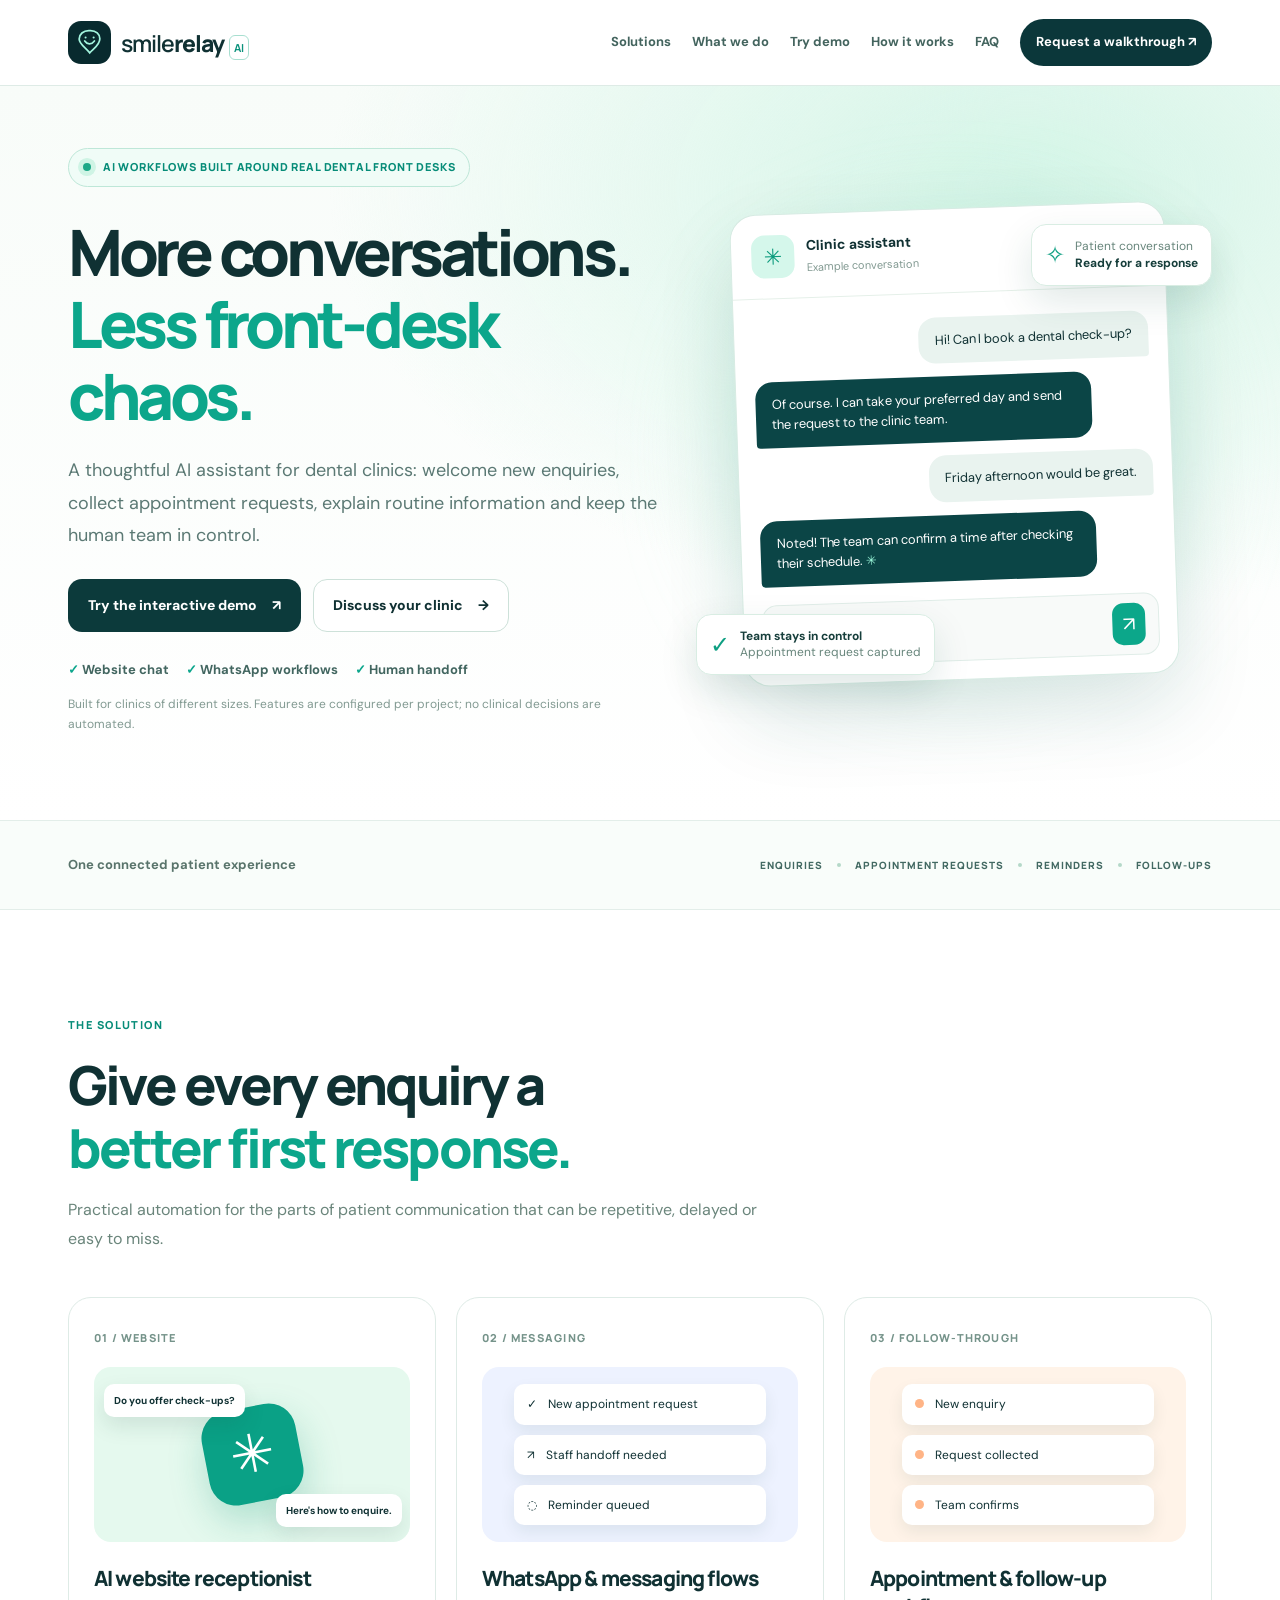
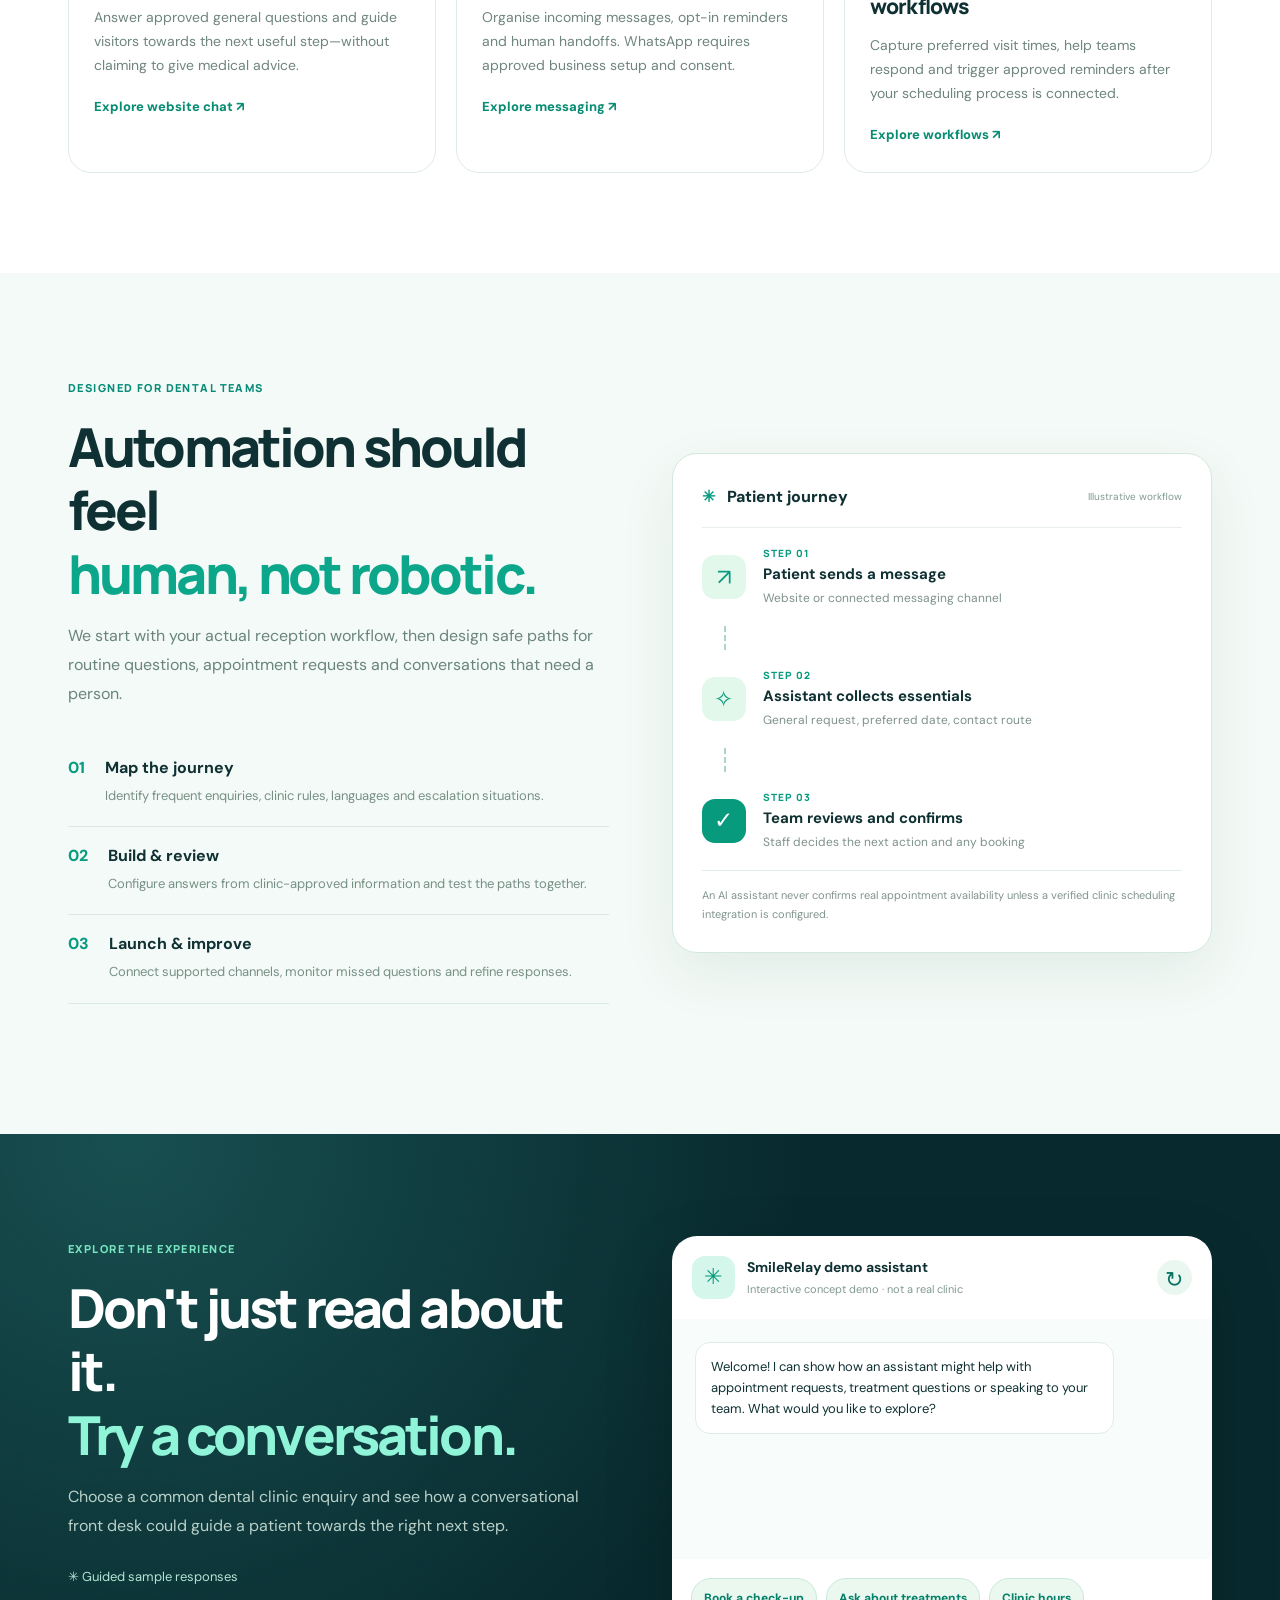
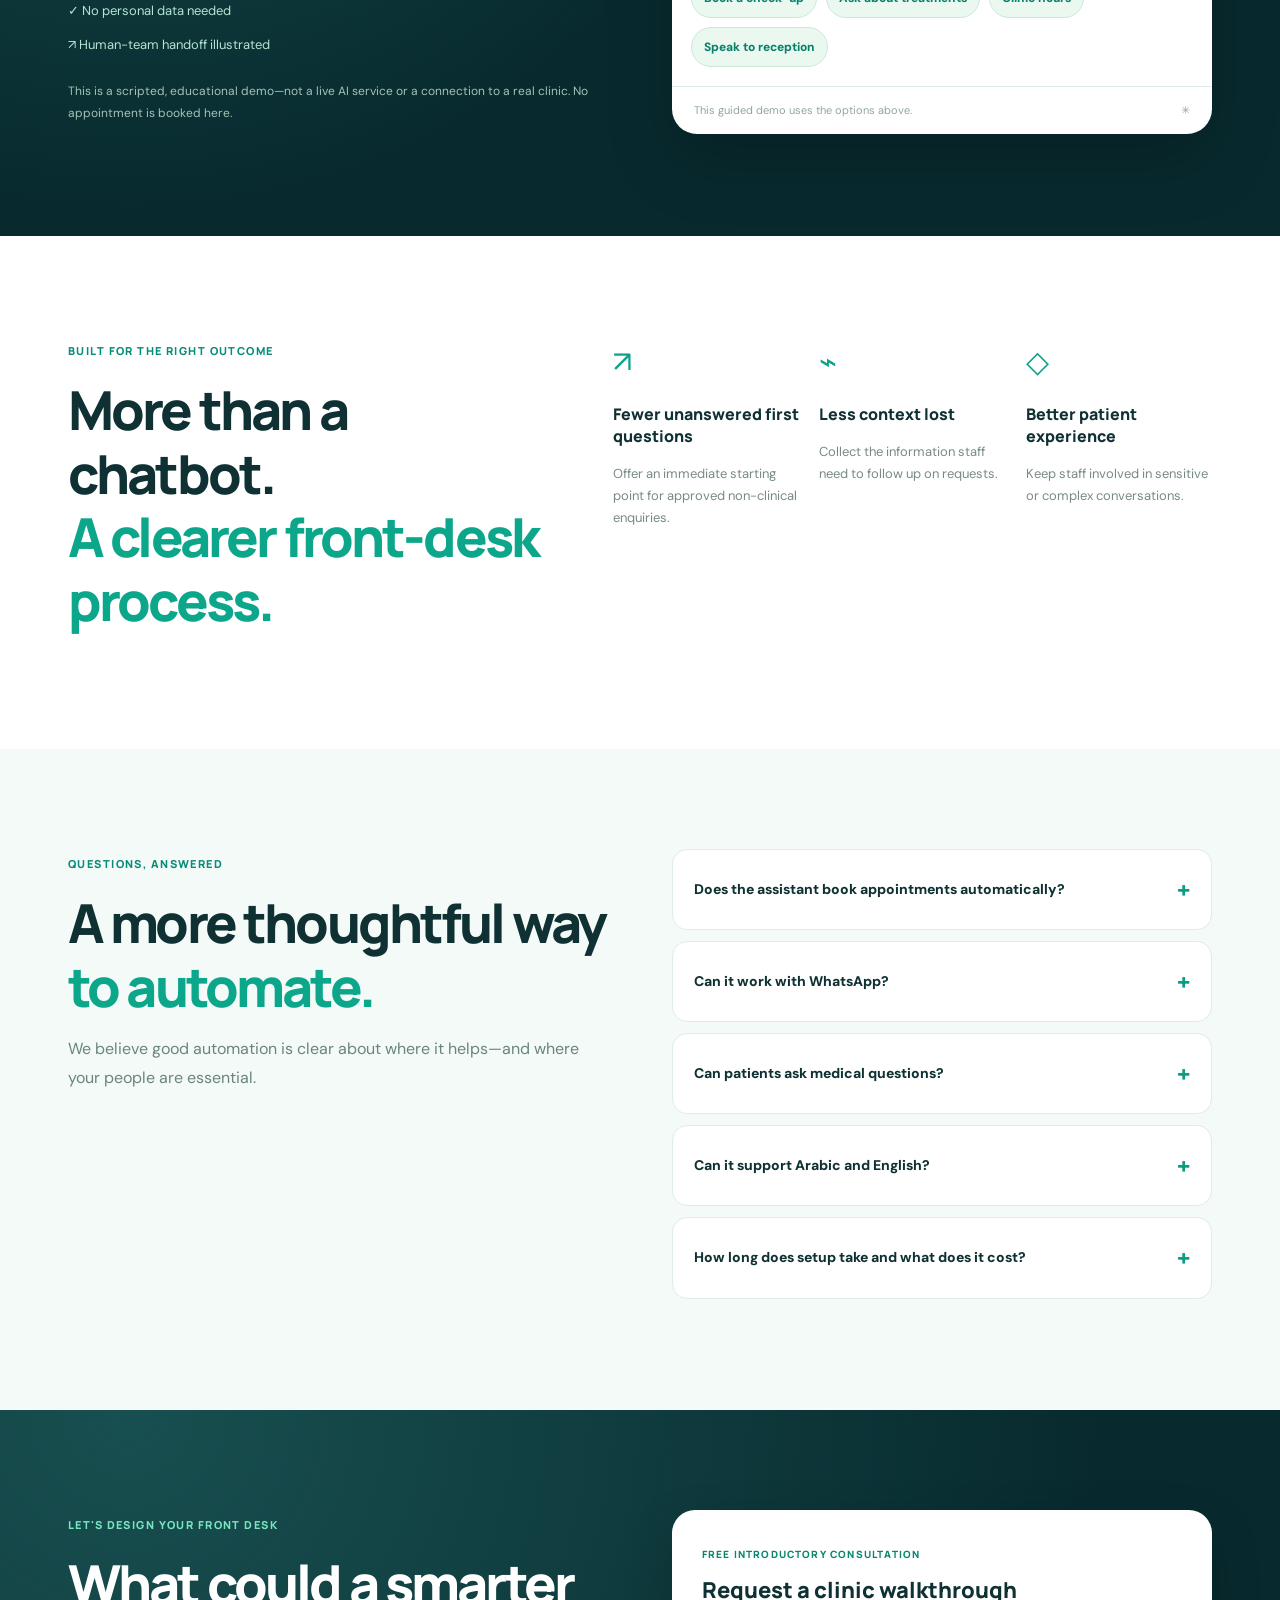
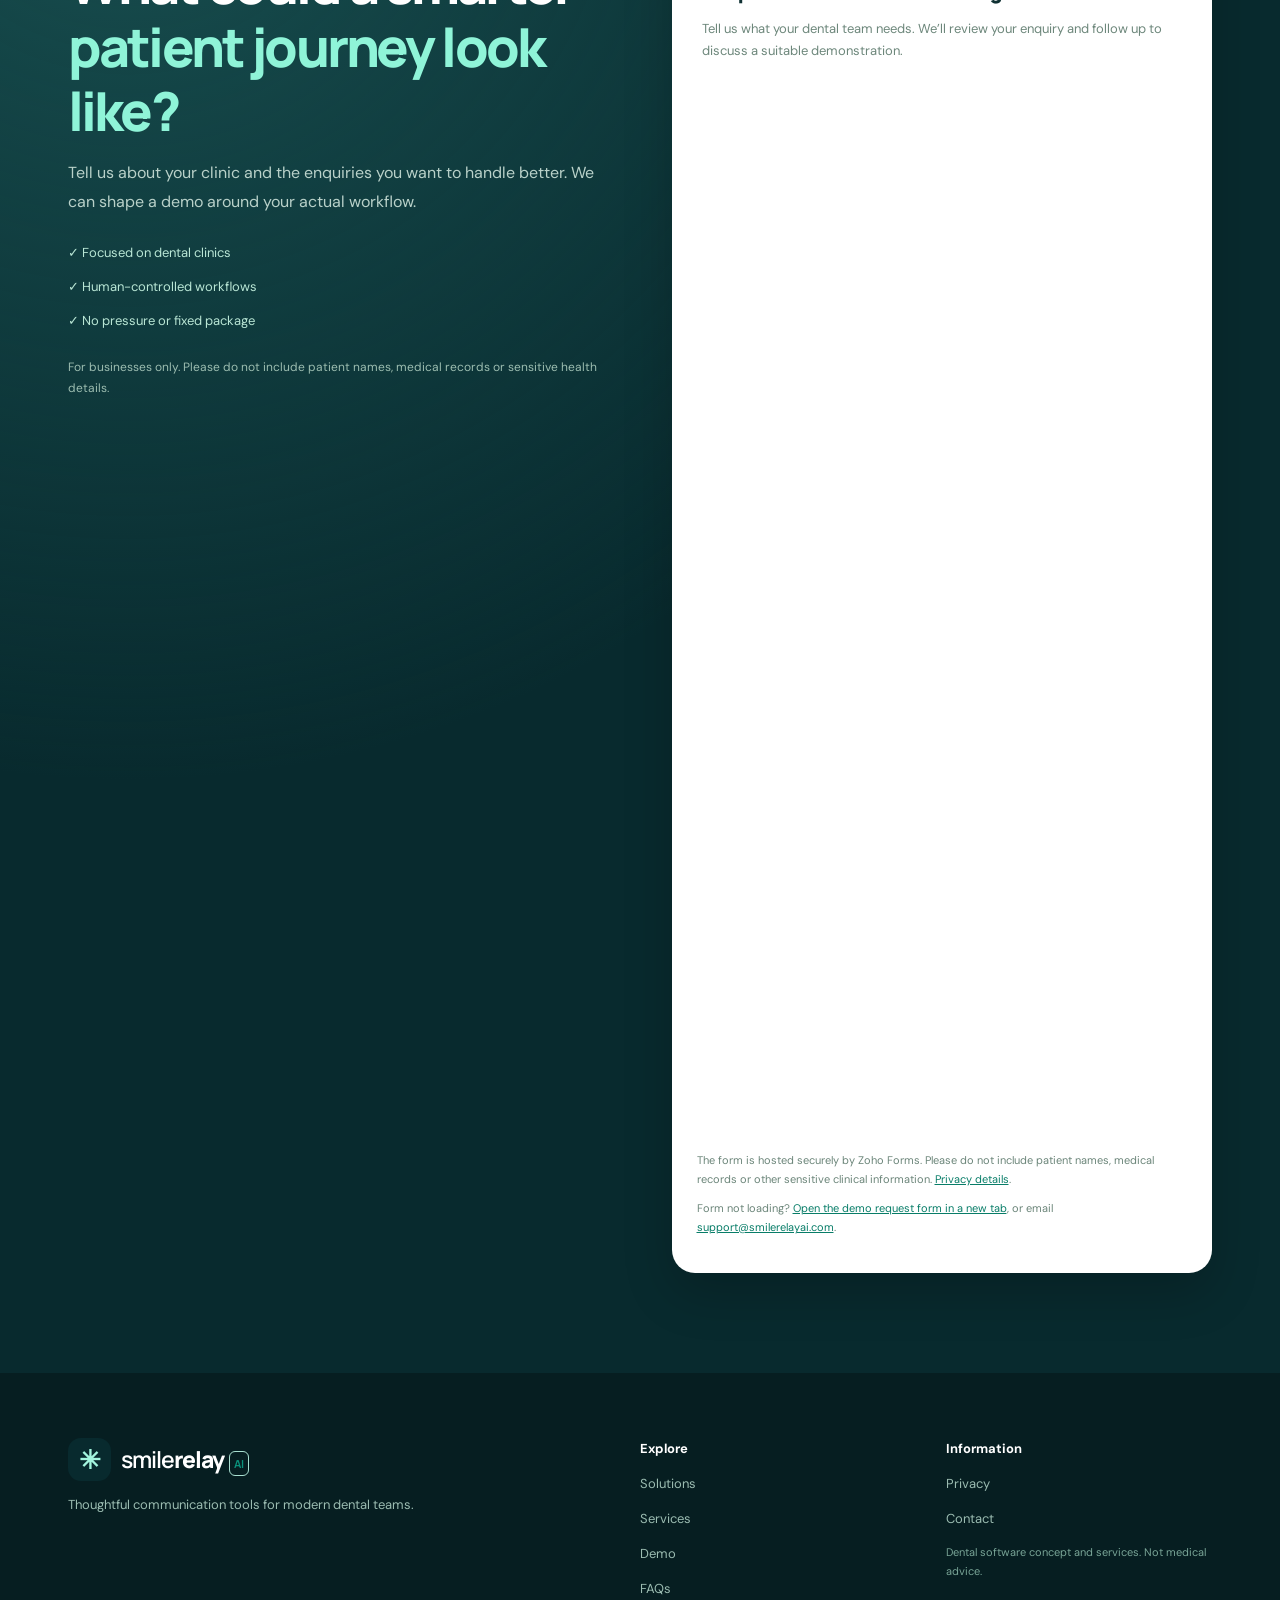
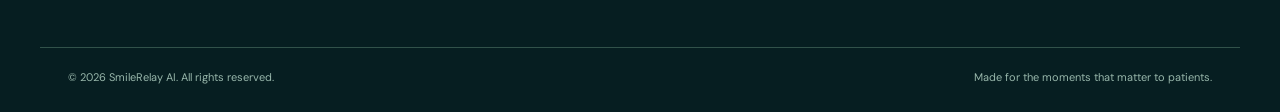
<file: smilerelay/index.html>
<!doctype html>
<html lang="en">
<head>
  <meta charset="utf-8">
  <meta name="viewport" content="width=device-width, initial-scale=1">
  <meta name="theme-color" content="#0a292e">
  <meta name="robots" content="noindex,nofollow">
  <title>SmileRelay AI | AI Receptionist & Patient Communication for Dental Clinics</title>
  <meta name="description" content="SmileRelay AI helps dental clinics handle enquiries, appointment requests, patient reminders, and follow-ups through practical AI-assisted workflows. Explore an interactive demo.">
  <link rel="canonical" href="https://smilerelayai.com/">
  <meta property="og:type" content="website">
  <meta property="og:title" content="SmileRelay AI — Your dental front desk, always ready to respond">
  <meta property="og:description" content="AI-assisted patient enquiries, appointment requests, WhatsApp workflows, and follow-ups for dental clinics.">
  <meta property="og:url" content="https://smilerelayai.com/">
  <link rel="icon" href="favicon.svg" type="image/svg+xml">
  <link rel="stylesheet" href="styles.css">
  <script defer src="script.js"></script>
</head>
<body>
  <a class="skip-link" href="#main">Skip to content</a>
  <header class="header" id="top">
    <div class="container nav">
      <a class="wordmark" href="./" aria-label="SmileRelay AI home"><span class="symbol" aria-hidden="true"><svg viewBox="0 0 44 44" fill="none"><path d="M9 17.5C9 11.7 14.3 7 21.1 7h2.2C30.1 7 35 11.5 35 17.2c0 8.1-8.1 12.5-12.8 17.8-3.5-5.5-13.2-10.8-13.2-17.5Z" stroke="currentColor" stroke-width="2.2"/><path d="M16 20c3.1 4.6 8.4 5.1 12.2 0" stroke="currentColor" stroke-width="2.2" stroke-linecap="round"/><circle cx="17.1" cy="15.8" r="1.3" fill="currentColor"/><circle cx="27.2" cy="15.8" r="1.3" fill="currentColor"/></svg></span><span>smile<span class="wordmark-bold">relay</span><b>AI</b></span></a>
      <button class="mobile-menu" aria-label="Toggle menu" aria-expanded="false" aria-controls="primary-nav"><span></span><span></span><span></span></button>
      <nav id="primary-nav" class="nav-links" aria-label="Main navigation">
        <a href="#solutions">Solutions</a><a href="services.html">What we do</a><a href="#experience">Try demo</a><a href="#process">How it works</a><a href="#faq">FAQ</a>
        <a class="nav-contact" href="#contact">Request a walkthrough <span aria-hidden="true">↗</span></a>
      </nav>
    </div>
  </header>
  <main id="main">
    <section class="hero">
      <div class="container hero-grid">
        <div class="hero-copy">
          <div class="eyebrow"><span class="live-dot"></span> AI workflows built around real dental front desks</div>
          <h1>More conversations.<br><em>Less front-desk chaos.</em></h1>
          <p class="hero-lead">A thoughtful AI assistant for dental clinics: welcome new enquiries, collect appointment requests, explain routine information and keep the human team in control.</p>
          <div class="hero-actions"><a class="button primary" href="#experience">Try the interactive demo <span aria-hidden="true">↗</span></a><a class="button secondary" href="#contact">Discuss your clinic <span aria-hidden="true">→</span></a></div>
          <div class="hero-points"><span><i aria-hidden="true">✓</i> Website chat</span><span><i aria-hidden="true">✓</i> WhatsApp workflows</span><span><i aria-hidden="true">✓</i> Human handoff</span></div>
          <p class="hero-note">Built for clinics of different sizes. Features are configured per project; no clinical decisions are automated.</p>
        </div>
        <div class="hero-visual" aria-label="Illustration of a patient messaging assistant and clinic workflow">
          <div class="hero-glow"></div>
          <div class="floating-label floating-label-top"><span class="tiny-icon">✧</span><span>Patient conversation<br><strong>Ready for a response</strong></span></div>
          <div class="hero-chat">
            <div class="hero-chat-top"><span class="small-avatar">✳</span><span><strong>Clinic assistant</strong><small>Example conversation</small></span><span class="chat-top-status">● Demo</span></div>
            <div class="hero-chat-conversation">
              <div class="msg patient">Hi! Can I book a dental check-up?</div>
              <div class="msg assistant">Of course. I can take your preferred day and send the request to the clinic team.</div>
              <div class="msg patient">Friday afternoon would be great.</div>
              <div class="msg assistant">Noted! The team can confirm a time after checking their schedule. <span class="sparkle">✳</span></div>
            </div>
            <div class="hero-compose"><span>Write a message...</span><span class="send-shape">↗</span></div>
          </div>
          <div class="floating-label floating-label-bottom"><span class="check-orb">✓</span><span><strong>Team stays in control</strong><br>Appointment request captured</span></div>
          <div class="hero-trail" aria-hidden="true"></div>
        </div>
      </div>
    </section>

    <section class="trust-strip" aria-label="Supported workflow categories"><div class="container trust-items"><p>One connected patient experience</p><div><span>ENQUIRIES</span><span class="strip-divider"></span><span>APPOINTMENT REQUESTS</span><span class="strip-divider"></span><span>REMINDERS</span><span class="strip-divider"></span><span>FOLLOW-UPS</span></div></div></section>

    <section class="section solutions" id="solutions">
      <div class="container">
        <div class="section-heading"><span class="kicker">THE SOLUTION</span><h2>Give every enquiry a<br><em>better first response.</em></h2><p>Practical automation for the parts of patient communication that can be repetitive, delayed or easy to miss.</p></div>
        <div class="service-grid">
          <article class="service-card accent-a"><span class="service-number">01 / WEBSITE</span><div class="service-visual"><div class="service-orb">✳</div><span class="mini-bubble one">Do you offer check-ups?</span><span class="mini-bubble two">Here's how to enquire.</span></div><h3>AI website receptionist</h3><p>Answer approved general questions and guide visitors towards the next useful step—without claiming to give medical advice.</p><a href="services.html#website">Explore website chat <span aria-hidden="true">↗</span></a></article>
          <article class="service-card accent-b"><span class="service-number">02 / MESSAGING</span><div class="service-visual"><div class="message-stack"><div>✓ <span>New appointment request</span></div><div>↗ <span>Staff handoff needed</span></div><div>◌ <span>Reminder queued</span></div></div></div><h3>WhatsApp & messaging flows</h3><p>Organise incoming messages, opt-in reminders and human handoffs. WhatsApp requires approved business setup and consent.</p><a href="services.html#whatsapp">Explore messaging <span aria-hidden="true">↗</span></a></article>
          <article class="service-card accent-c"><span class="service-number">03 / FOLLOW-THROUGH</span><div class="service-visual"><div class="timeline"><span><b></b> New enquiry</span><span><b></b> Request collected</span><span><b></b> Team confirms</span></div></div><h3>Appointment & follow-up workflows</h3><p>Capture preferred visit times, help teams respond and trigger approved reminders after your scheduling process is connected.</p><a href="services.html#appointments">Explore workflows <span aria-hidden="true">↗</span></a></article>
        </div>
      </div>
    </section>

    <section class="section flow-section" id="process"><div class="container flow-layout">
      <div class="flow-copy"><span class="kicker">DESIGNED FOR DENTAL TEAMS</span><h2>Automation should feel<br><em>human, not robotic.</em></h2><p>We start with your actual reception workflow, then design safe paths for routine questions, appointment requests and conversations that need a person.</p>
        <ul class="feature-list"><li><span>01</span><div><strong>Map the journey</strong><p>Identify frequent enquiries, clinic rules, languages and escalation situations.</p></div></li><li><span>02</span><div><strong>Build & review</strong><p>Configure answers from clinic-approved information and test the paths together.</p></div></li><li><span>03</span><div><strong>Launch & improve</strong><p>Connect supported channels, monitor missed questions and refine responses.</p></div></li></ul>
      </div>
      <div class="flow-board" aria-label="Illustrative workflow from patient message to clinic team">
        <div class="board-header"><span class="board-title"><span class="board-mark">✳</span> Patient journey</span><span class="board-tag">Illustrative workflow</span></div>
        <div class="journey-node"><span class="node-icon">↗</span><div><small>STEP 01</small><strong>Patient sends a message</strong><p>Website or connected messaging channel</p></div></div>
        <div class="node-line"></div><div class="journey-node"><span class="node-icon">✧</span><div><small>STEP 02</small><strong>Assistant collects essentials</strong><p>General request, preferred date, contact route</p></div></div>
        <div class="node-line"></div><div class="journey-node green"><span class="node-icon">✓</span><div><small>STEP 03</small><strong>Team reviews and confirms</strong><p>Staff decides the next action and any booking</p></div></div>
        <div class="board-footnote">An AI assistant never confirms real appointment availability unless a verified clinic scheduling integration is configured.</div>
      </div>
    </div></section>

    <section class="section demo-section" id="experience"><div class="container demo-layout">
      <div class="demo-copy"><span class="kicker light">EXPLORE THE EXPERIENCE</span><h2>Don't just read about it.<br><em>Try a conversation.</em></h2><p>Choose a common dental clinic enquiry and see how a conversational front desk could guide a patient towards the right next step.</p>
        <div class="demo-facts"><span>✳ Guided sample responses</span><span>✓ No personal data needed</span><span>↗ Human-team handoff illustrated</span></div>
        <p class="demo-disclaimer">This is a scripted, educational demo—not a live AI service or a connection to a real clinic. No appointment is booked here.</p>
      </div>
      <div class="interactive-chat" role="region" aria-label="Try SmileRelay AI chat demonstration">
        <div class="demo-chat-header"><span class="demo-bot-avatar">✳</span><div><strong>SmileRelay demo assistant</strong><small>Interactive concept demo · not a real clinic</small></div><button id="reset-chat" type="button" aria-label="Restart conversation" title="Restart demo">↻</button></div>
        <div class="demo-messages" id="demo-messages" aria-live="polite"><div class="demo-msg bot">Welcome! I can show how an assistant might help with appointment requests, treatment questions or speaking to your team. What would you like to explore?</div></div>
        <div class="quick-replies" id="quick-replies"><button type="button" data-demo="appointment">Book a check-up</button><button type="button" data-demo="treatment">Ask about treatments</button><button type="button" data-demo="hours">Clinic hours</button><button type="button" data-demo="human">Speak to reception</button></div>
        <div class="demo-input"><span>This guided demo uses the options above.</span><span aria-hidden="true">✳</span></div>
      </div>
    </div></section>

    <section class="section outcomes"><div class="container outcomes-wrap"><div><span class="kicker">BUILT FOR THE RIGHT OUTCOME</span><h2>More than a chatbot.<br><em>A clearer front-desk process.</em></h2></div><div class="outcome-columns"><div><span class="outcome-icon">↗</span><h3>Fewer unanswered first questions</h3><p>Offer an immediate starting point for approved non-clinical enquiries.</p></div><div><span class="outcome-icon">⌁</span><h3>Less context lost</h3><p>Collect the information staff need to follow up on requests.</p></div><div><span class="outcome-icon">◇</span><h3>Better patient experience</h3><p>Keep staff involved in sensitive or complex conversations.</p></div></div></div></section>

    <section class="section faq-section" id="faq"><div class="container faq-layout"><div><span class="kicker">QUESTIONS, ANSWERED</span><h2>A more thoughtful way<br><em>to automate.</em></h2><p>We believe good automation is clear about where it helps—and where your people are essential.</p></div><div class="faqs">
      <details><summary>Does the assistant book appointments automatically?<span>+</span></summary><p>It can collect appointment requests right away. Direct booking is only possible after a compatible scheduling system is integrated, clinic rules are approved and availability is verified. Otherwise reception confirms the time.</p></details>
      <details><summary>Can it work with WhatsApp?<span>+</span></summary><p>WhatsApp workflows are possible after suitable WhatsApp Business Platform setup, provider approval, and patient opt-in. Availability, messaging costs and permitted template types depend on Meta and the chosen provider.</p></details>
      <details><summary>Can patients ask medical questions?<span>+</span></summary><p>The assistant should not diagnose, prescribe or replace a dentist. We configure it to provide clinic-approved general information and refer symptoms, emergencies and medical decisions to qualified professionals.</p></details>
      <details><summary>Can it support Arabic and English?<span>+</span></summary><p>Multilingual flows can be scoped for your clinic, including English and Arabic. Content must be reviewed and tested by your team before launch; language coverage is not assumed by default.</p></details>
      <details><summary>How long does setup take and what does it cost?<span>+</span></summary><p>Timing and pricing depend on your channels, integrations, clinic workflow and review needs. We discuss those requirements before proposing a realistic project scope.</p></details>
    </div></div></section>

    <section class="section contact-section" id="contact"><div class="container contact-grid"><div class="contact-copy"><span class="kicker light">LET'S DESIGN YOUR FRONT DESK</span><h2>What could a smarter<br><em>patient journey look like?</em></h2><p>Tell us about your clinic and the enquiries you want to handle better. We can shape a demo around your actual workflow.</p><div class="contact-checks"><span>✓ Focused on dental clinics</span><span>✓ Human-controlled workflows</span><span>✓ No pressure or fixed package</span></div><p class="contact-note">For businesses only. Please do not include patient names, medical records or sensitive health details.</p></div>
      <div class="lead-form zoho-form" aria-labelledby="walkthrough-heading">
        <div class="zoho-form-intro">
          <span class="form-tag">FREE INTRODUCTORY CONSULTATION</span>
          <h3 id="walkthrough-heading">Request a clinic walkthrough</h3>
          <p>Tell us what your dental team needs. We’ll review your enquiry and follow up to discuss a suitable demonstration.</p>
        </div>
        <iframe title="SmileRelay AI – Book a Free Demo" aria-label="SmileRelay AI – Book a Free Demo" loading="lazy" referrerpolicy="strict-origin-when-cross-origin" src="https://forms.zohopublic.com/supportsmiler1/form/SmileRelayAIBookaFreeDemo/formperma/bYtXHmWaNBDOkYlMDnXl45x-jW-yZJCXHrBTs9yY44k" style="width:100%;height:1050px;border:0;" allow="clipboard-write"></iframe>
        <p class="form-privacy">The form is hosted securely by Zoho Forms. Please do not include patient names, medical records or other sensitive clinical information. <a href="privacy.html">Privacy details</a>.</p>
        <p class="form-fallback">Form not loading? <a href="https://forms.zohopublic.com/supportsmiler1/form/SmileRelayAIBookaFreeDemo/formperma/bYtXHmWaNBDOkYlMDnXl45x-jW-yZJCXHrBTs9yY44k" target="_blank" rel="noopener noreferrer">Open the demo request form in a new tab</a>, or email <a href="mailto:support@smilerelayai.com">support@smilerelayai.com</a>.</p>
      </div>
    </div></section>
  </main>
  <footer class="footer"><div class="container footer-grid"><div><a class="wordmark footer-wordmark" href="./"><span class="symbol" aria-hidden="true">✳</span><span>smile<span class="wordmark-bold">relay</span><b>AI</b></span></a><p>Thoughtful communication tools for modern dental teams.</p></div><div><strong>Explore</strong><a href="#solutions">Solutions</a><a href="services.html">Services</a><a href="#experience">Demo</a><a href="#faq">FAQs</a></div><div><strong>Information</strong><a href="privacy.html">Privacy</a><a href="#contact">Contact</a><span class="footer-small">Dental software concept and services. Not medical advice.</span></div></div><div class="container footer-bottom"><span>© <span id="year">2026</span> SmileRelay AI. All rights reserved.</span><span>Made for the moments that matter to patients.</span></div></footer>
</body>
</html>
</file>
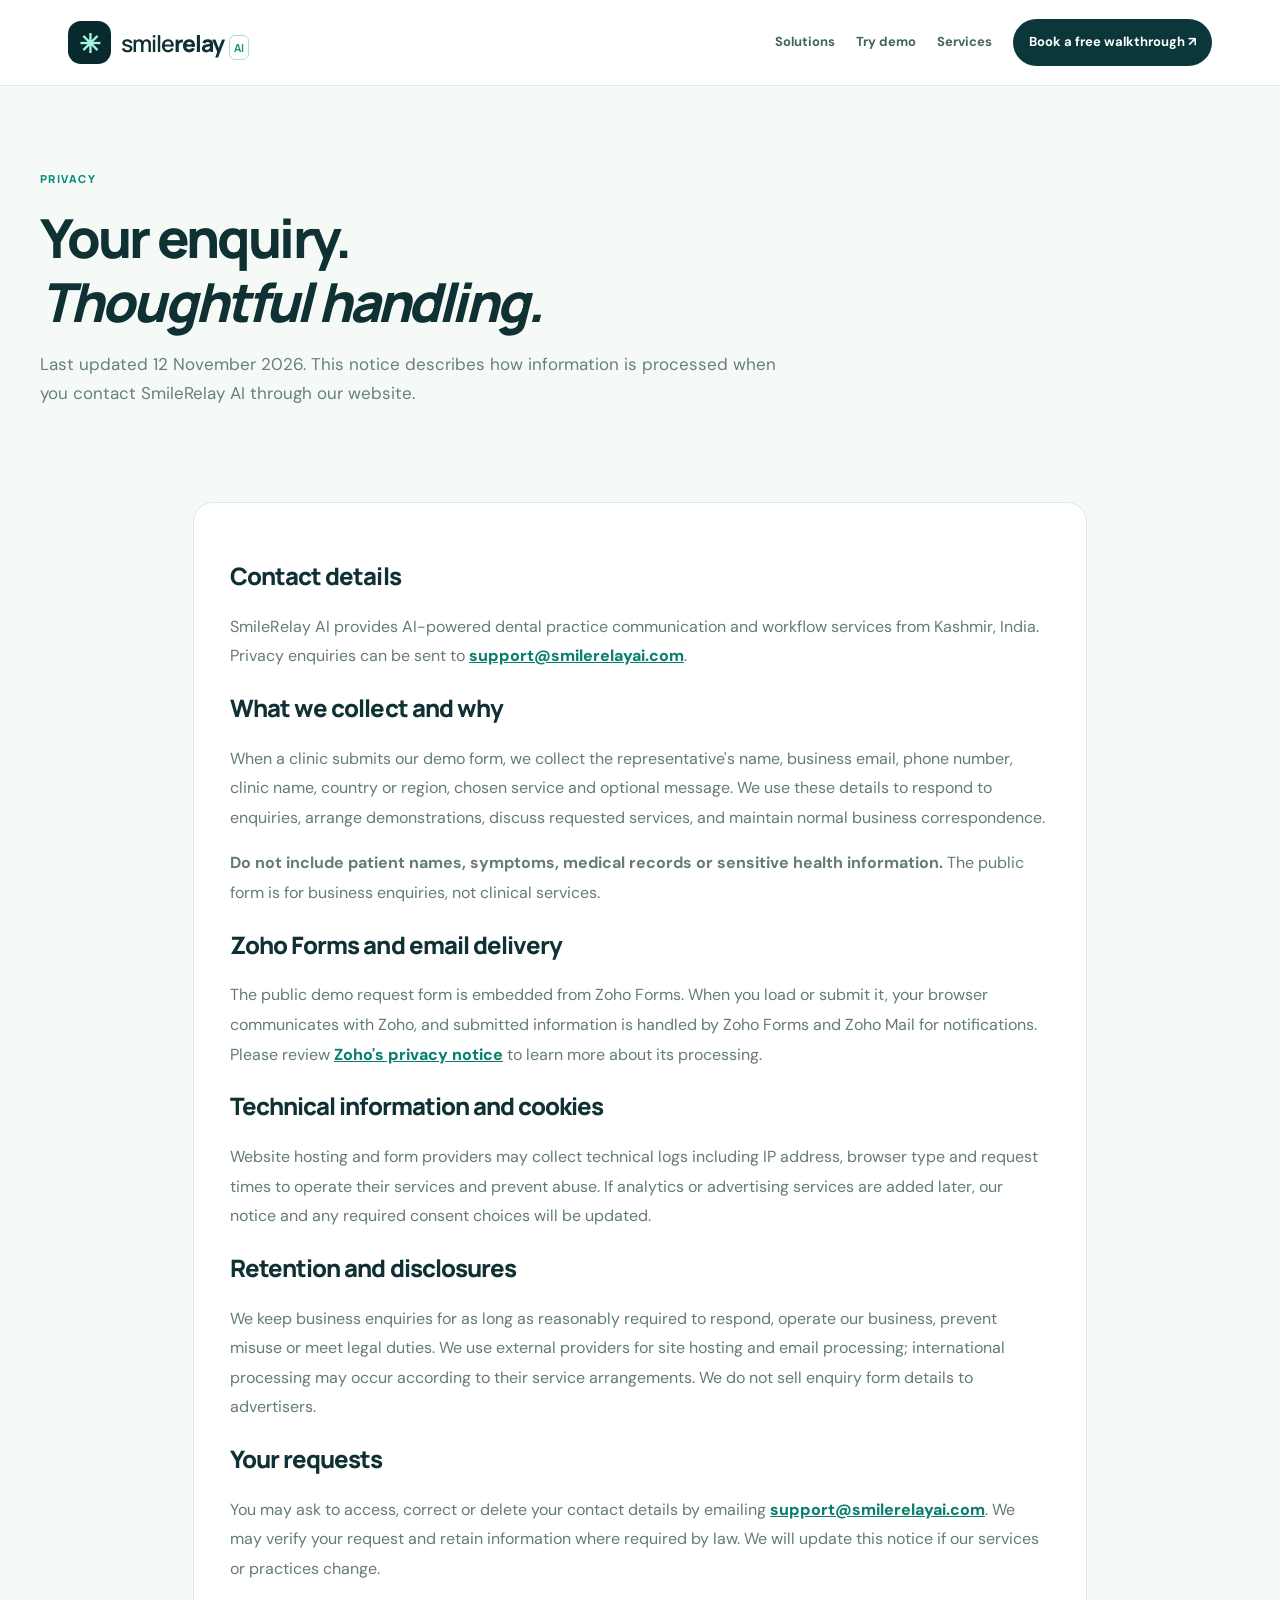
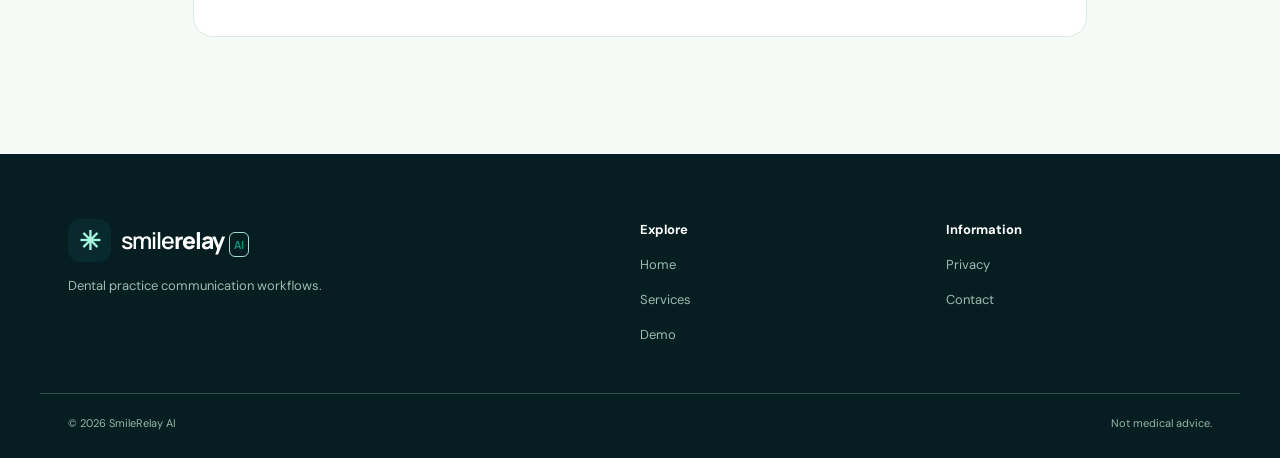
<file: smilerelay/privacy.html>
<!doctype html><html lang="en"><head><meta charset="utf-8"><meta name="viewport" content="width=device-width,initial-scale=1"><meta name="robots" content="noindex,nofollow"><meta name="theme-color" content="#0a292e"><title>Privacy Notice | SmileRelay AI</title><meta name="description" content="How SmileRelay AI handles clinic demo enquiries through Zoho Forms."><link rel="canonical" href="https://smilerelayai.com/privacy"><link rel="icon" href="favicon.svg" type="image/svg+xml"><link rel="stylesheet" href="styles.css"><script defer src="script.js"></script></head><body><a href="#main" class="skip-link">Skip to content</a><header class="header"><div class="container nav"><a href="./" class="wordmark"><span class="symbol">✳</span><span>smile<span class="wordmark-bold">relay</span><b>AI</b></span></a><button type="button" class="mobile-menu" aria-controls="primary-nav" aria-expanded="false" aria-label="Toggle menu"><span></span><span></span><span></span></button><nav class="nav-links" id="primary-nav"><a href="index.html#solutions">Solutions</a><a href="index.html#experience">Try demo</a><a href="services.html">Services</a><a class="nav-contact" href="index.html#contact">Book a free walkthrough ↗</a></nav></div></header><main id="main" class="simple-main"><section class="simple-hero container"><span class="kicker">PRIVACY</span><h1>Your enquiry.<br><em>Thoughtful handling.</em></h1><p>Last updated 12 November 2026. This notice describes how information is processed when you contact SmileRelay AI through our website.</p></section><div class="content-shell"><section class="content-card"><h2>Contact details</h2><p>SmileRelay AI provides AI-powered dental practice communication and workflow services from Kashmir, India. Privacy enquiries can be sent to <a href="mailto:support@smilerelayai.com">support@smilerelayai.com</a>.</p><h2>What we collect and why</h2><p>When a clinic submits our demo form, we collect the representative's name, business email, phone number, clinic name, country or region, chosen service and optional message. We use these details to respond to enquiries, arrange demonstrations, discuss requested services, and maintain normal business correspondence.</p><p><strong>Do not include patient names, symptoms, medical records or sensitive health information.</strong> The public form is for business enquiries, not clinical services.</p><h2>Zoho Forms and email delivery</h2><p>The public demo request form is embedded from Zoho Forms. When you load or submit it, your browser communicates with Zoho, and submitted information is handled by Zoho Forms and Zoho Mail for notifications. Please review <a href="https://www.zoho.com/privacy.html" rel="noopener noreferrer">Zoho's privacy notice</a> to learn more about its processing.</p><h2>Technical information and cookies</h2><p>Website hosting and form providers may collect technical logs including IP address, browser type and request times to operate their services and prevent abuse. If analytics or advertising services are added later, our notice and any required consent choices will be updated.</p><h2>Retention and disclosures</h2><p>We keep business enquiries for as long as reasonably required to respond, operate our business, prevent misuse or meet legal duties. We use external providers for site hosting and email processing; international processing may occur according to their service arrangements. We do not sell enquiry form details to advertisers.</p><h2>Your requests</h2><p>You may ask to access, correct or delete your contact details by emailing <a href="mailto:support@smilerelayai.com">support@smilerelayai.com</a>. We may verify your request and retain information where required by law. We will update this notice if our services or practices change.</p></section></div></main><footer class="footer"><div class="container footer-grid"><div><a class="wordmark footer-wordmark" href="./"><span class="symbol">✳</span><span>smile<span class="wordmark-bold">relay</span><b>AI</b></span></a><p>Dental practice communication workflows.</p></div><div><strong>Explore</strong><a href="./">Home</a><a href="services.html">Services</a><a href="index.html#experience">Demo</a></div><div><strong>Information</strong><a href="privacy.html">Privacy</a><a href="mailto:support@smilerelayai.com">Contact</a></div></div><div class="container footer-bottom"><span>© <span id="year">2026</span> SmileRelay AI</span><span>Not medical advice.</span></div></footer></body></html>
</file>
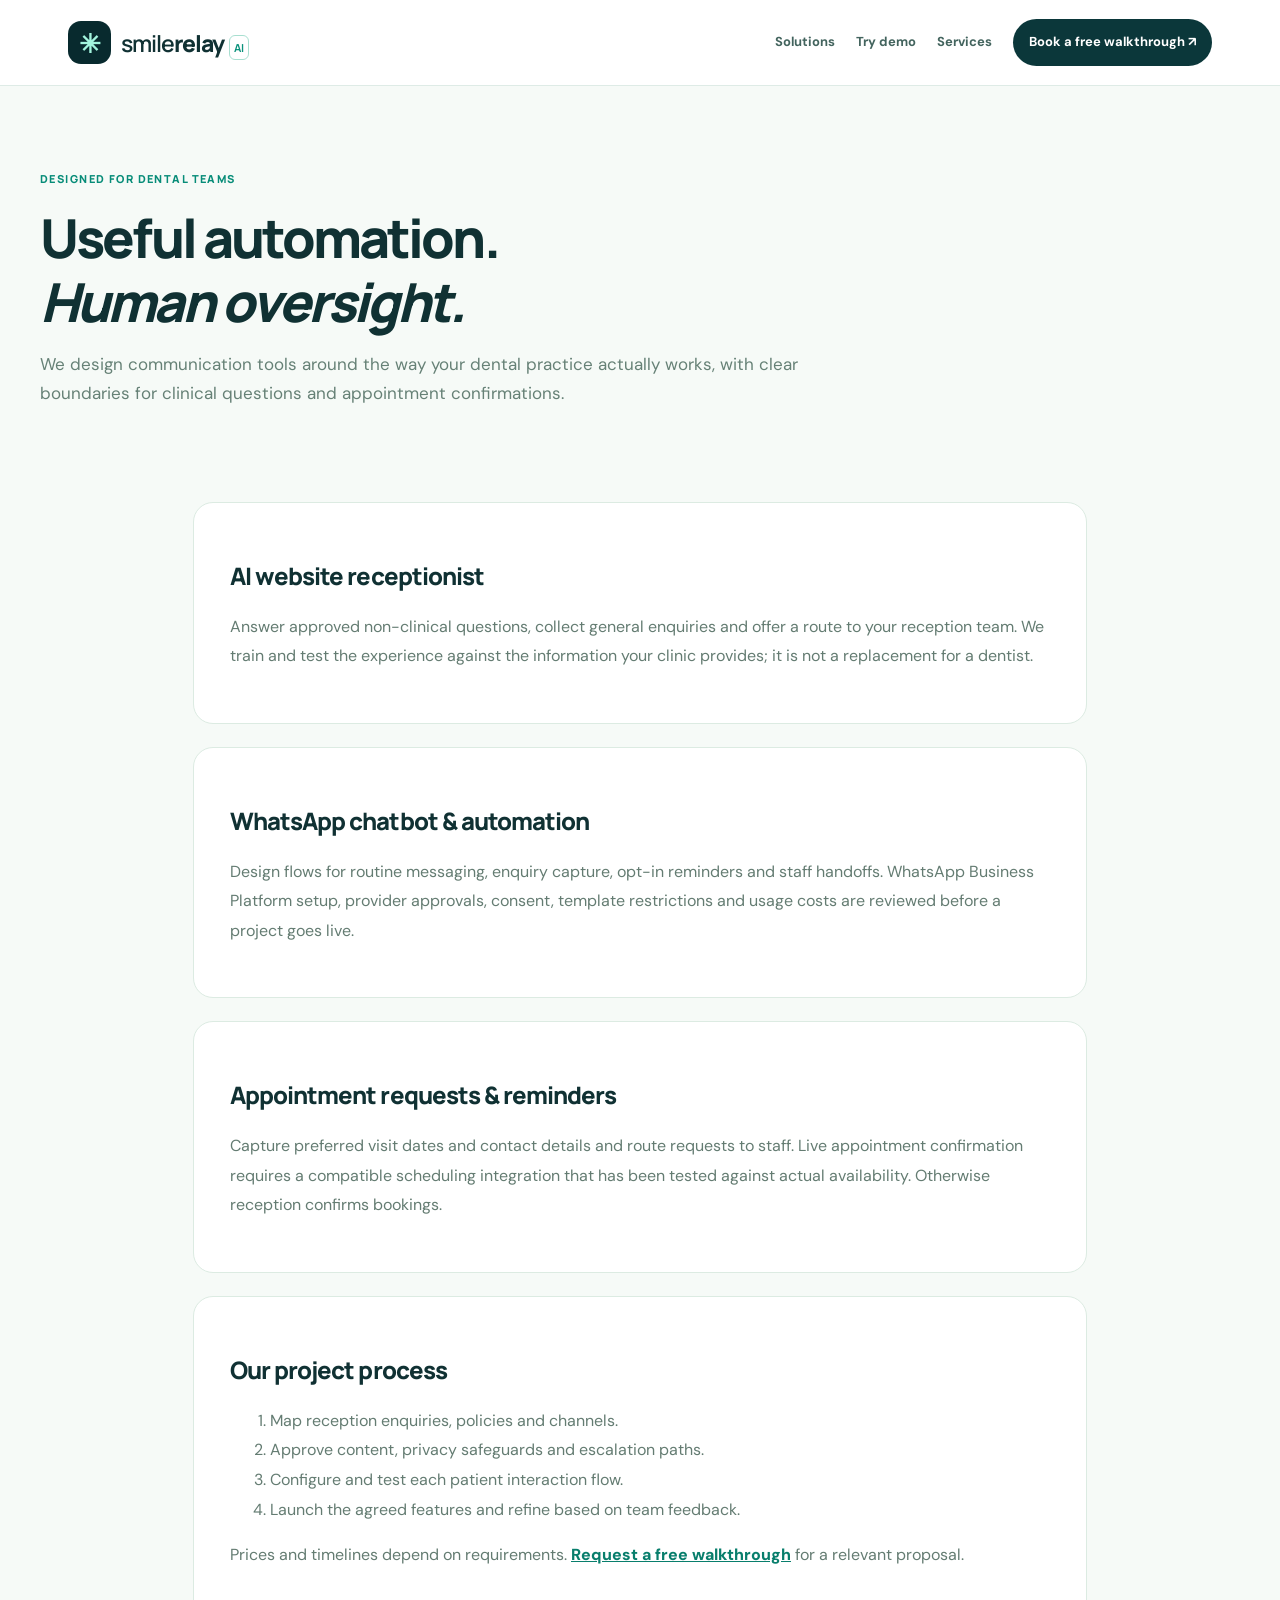
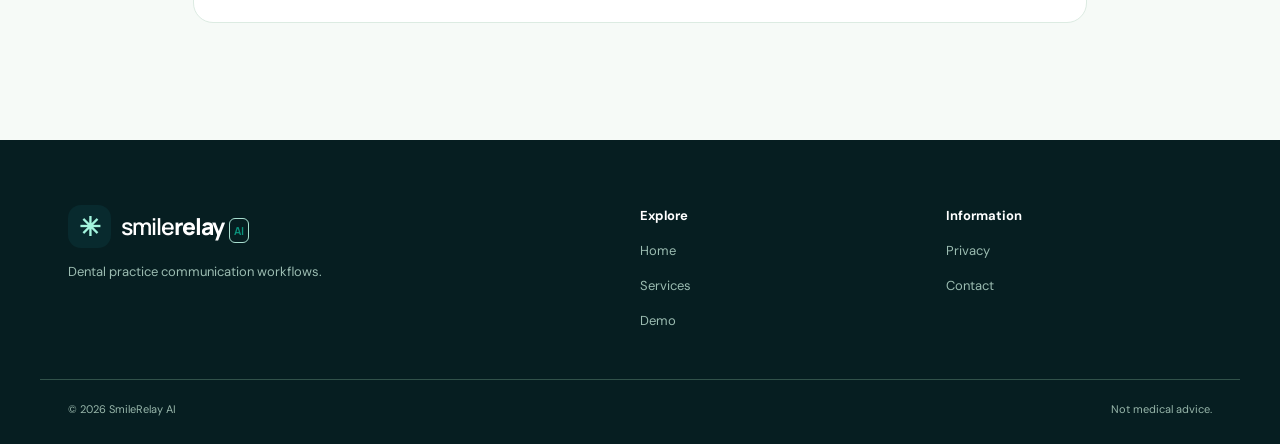
<file: smilerelay/services.html>
<!doctype html><html lang="en"><head><meta charset="utf-8"><meta name="viewport" content="width=device-width,initial-scale=1"><meta name="robots" content="noindex,nofollow"><meta name="theme-color" content="#0a292e"><title>Dental Automation Services | SmileRelay AI</title><meta name="description" content="Explore SmileRelay AI website receptionists, WhatsApp messaging and appointment workflows."><link rel="canonical" href="https://smilerelayai.com/services"><link rel="icon" href="favicon.svg" type="image/svg+xml"><link rel="stylesheet" href="styles.css"><script defer src="script.js"></script></head><body><a href="#main" class="skip-link">Skip to content</a><header class="header"><div class="container nav"><a href="./" class="wordmark"><span class="symbol">✳</span><span>smile<span class="wordmark-bold">relay</span><b>AI</b></span></a><button type="button" class="mobile-menu" aria-controls="primary-nav" aria-expanded="false" aria-label="Toggle menu"><span></span><span></span><span></span></button><nav class="nav-links" id="primary-nav"><a href="index.html#solutions">Solutions</a><a href="index.html#experience">Try demo</a><a href="services.html">Services</a><a class="nav-contact" href="index.html#contact">Book a free walkthrough ↗</a></nav></div></header><main id="main" class="simple-main"><section class="simple-hero container"><span class="kicker">DESIGNED FOR DENTAL TEAMS</span><h1>Useful automation.<br><em>Human oversight.</em></h1><p>We design communication tools around the way your dental practice actually works, with clear boundaries for clinical questions and appointment confirmations.</p></section><div class="content-shell"><section class="content-card" id="website"><h2>AI website receptionist</h2><p>Answer approved non-clinical questions, collect general enquiries and offer a route to your reception team. We train and test the experience against the information your clinic provides; it is not a replacement for a dentist.</p></section><section class="content-card" id="whatsapp"><h2>WhatsApp chatbot & automation</h2><p>Design flows for routine messaging, enquiry capture, opt-in reminders and staff handoffs. WhatsApp Business Platform setup, provider approvals, consent, template restrictions and usage costs are reviewed before a project goes live.</p></section><section class="content-card" id="appointments"><h2>Appointment requests & reminders</h2><p>Capture preferred visit dates and contact details and route requests to staff. Live appointment confirmation requires a compatible scheduling integration that has been tested against actual availability. Otherwise reception confirms bookings.</p></section><section class="content-card"><h2>Our project process</h2><ol><li>Map reception enquiries, policies and channels.</li><li>Approve content, privacy safeguards and escalation paths.</li><li>Configure and test each patient interaction flow.</li><li>Launch the agreed features and refine based on team feedback.</li></ol><p>Prices and timelines depend on requirements. <a href="index.html#contact">Request a free walkthrough</a> for a relevant proposal.</p></section></div></main><footer class="footer"><div class="container footer-grid"><div><a class="wordmark footer-wordmark" href="./"><span class="symbol">✳</span><span>smile<span class="wordmark-bold">relay</span><b>AI</b></span></a><p>Dental practice communication workflows.</p></div><div><strong>Explore</strong><a href="./">Home</a><a href="services.html">Services</a><a href="index.html#experience">Demo</a></div><div><strong>Information</strong><a href="privacy.html">Privacy</a><a href="mailto:support@smilerelayai.com">Contact</a></div></div><div class="container footer-bottom"><span>© <span id="year">2026</span> SmileRelay AI</span><span>Not medical advice.</span></div></footer></body></html>
</file>
<file: smilerelay/styles.css>
@import url('https://fonts.googleapis.com/css2?family=DM+Sans:wght@400;500;600;700&family=Manrope:wght@400;500;600;700;800&display=swap');
:root{--ink:#103133;--muted:#627e79;--deep:#082a2e;--teal:#0da58b;--pale:#f4faf7;--line:#deebe6}
*{box-sizing:border-box}html{scroll-behavior:smooth;scroll-padding-top:95px}body{margin:0;color:var(--ink);font:16px/1.7 'DM Sans',Arial,sans-serif}a{color:inherit}button{cursor:pointer}button,input{font:inherit}a:focus-visible,button:focus-visible,summary:focus-visible{outline:3px solid #18c49d;outline-offset:3px}.container{max-width:1200px;margin:auto;padding:0 28px}.skip-link{position:absolute;top:-90px;left:10px;background:white;padding:10px;z-index:90}.skip-link:focus{top:10px}
.header{position:sticky;top:0;z-index:20;background:#fffffff0;backdrop-filter:blur(18px);border-bottom:1px solid var(--line)}.nav{display:flex;align-items:center;justify-content:space-between;gap:25px;min-height:85px}.wordmark{text-decoration:none;display:flex;align-items:center;gap:10px;font:600 23px 'Manrope',sans-serif;letter-spacing:-1px;white-space:nowrap}.wordmark-bold{font-weight:800}.wordmark b{letter-spacing:0;margin-left:5px;color:#0b927c;border:1px solid #a8dfd0;border-radius:6px;font-size:11px;padding:4px}.symbol{display:grid;place-items:center;background:var(--deep);color:#a3f5de;border-radius:13px;width:43px;height:43px;font-size:26px}.symbol svg{width:35px;height:35px}.nav-links{display:flex;gap:21px;align-items:center}.nav-links a{text-decoration:none;font-size:13px;font-weight:700;color:#43645e}.nav-links a:hover{color:#078d79}.nav-links .nav-contact{padding:12px 16px;border-radius:30px;color:#fff;background:#0b373a}.mobile-menu{display:none;padding:10px;border:0;background:transparent}.mobile-menu span{display:block;width:23px;height:2px;background:#134848;margin:4px 0}
.hero{background:radial-gradient(ellipse at 80% 14%,#d4f5e7 0,transparent 48%),linear-gradient(180deg,#f8fcf9,#fff);overflow:hidden}.hero-grid{display:grid;grid-template-columns:1.07fr .93fr;gap:35px;align-items:center;min-height:635px;padding-top:62px;padding-bottom:74px}.eyebrow,.kicker{font:800 11px/1.5 'Manrope',sans-serif;letter-spacing:.13em;text-transform:uppercase;color:#078c78}.eyebrow{display:inline-flex;align-items:center;gap:12px;border:1px solid #bee7d8;background:#f0fcf7;padding:10px 14px;border-radius:40px;letter-spacing:.075em}.live-dot{width:8px;height:8px;border-radius:50%;background:#1ca887;box-shadow:0 0 0 5px #cff4e5}.hero h1{font:800 clamp(42px,5vw,70px)/1.13 'Manrope',sans-serif;letter-spacing:-.067em;margin:29px 0 22px}h2 em,.hero h1 em{font-style:normal;color:#0ca68b}.hero-lead{font-size:18px;line-height:1.8;color:#5b7974;max-width:590px}.hero-actions{display:flex;flex-wrap:wrap;gap:12px;margin:27px 0}.button{display:inline-flex;justify-content:center;align-items:center;gap:15px;border:1px solid transparent;border-radius:14px;text-decoration:none;padding:14px 19px;font-size:14px;font-weight:800}.button.primary{background:#0c3a3b;color:white}.button.primary:hover{background:#096c5e}.button.secondary{background:#fff;border-color:#cde1d9}.hero-points{display:flex;flex-wrap:wrap;gap:17px;font-size:13px;font-weight:700;color:#426660}.hero-points i{color:#0aa58b;font-style:normal}.hero-note{color:#829a92;font-size:12px;max-width:560px}
.hero-visual{min-height:485px;display:grid;align-items:center;position:relative}.hero-glow{position:absolute;inset:13%;background:#c4f1df;border-radius:50%;filter:blur(64px)}.hero-chat{width:88%;max-width:435px;margin:auto;position:relative;transform:rotate(-2deg);animation:float 6s ease-in-out infinite;overflow:hidden;border:1px solid #d7ebe3;background:#fff;border-radius:26px;box-shadow:0 33px 78px #0f574b24}.hero-chat-top{display:flex;align-items:center;gap:12px;padding:20px;border-bottom:1px solid #e5f0e9}.small-avatar,.demo-bot-avatar{display:grid;place-items:center;width:43px;height:43px;border-radius:13px;background:#d5f7eb;color:#0a9a7c;font-size:22px}.hero-chat-top strong,.hero-chat-top small,.demo-chat-header strong,.demo-chat-header small{display:block}.hero-chat-top strong{font-size:14px}.hero-chat-top small,.demo-chat-header small{font-size:11px;color:#819991}.chat-top-status{margin-left:auto;font-size:11px;color:#0e9d79}.hero-chat-conversation{padding:24px 19px 18px;display:grid;gap:13px}.msg{font-size:13px;line-height:1.55;max-width:85%;padding:13px 16px;border-radius:17px}.msg.patient{justify-self:end;background:#e9f3ef;border-bottom-right-radius:4px}.msg.assistant{justify-self:start;background:#0b4546;color:#fff;border-bottom-left-radius:4px}.sparkle{color:#9bf7da}.hero-compose{display:flex;justify-content:space-between;align-items:center;margin:0 18px 18px;background:#f8faf9;border:1px solid #e0ede8;border-radius:15px;padding:9px 13px 9px 17px;color:#8fa39c;font-size:12px}.send-shape{background:#0ca78a;color:#fff;border-radius:11px;font-size:20px;padding:4px 10px}.floating-label{position:absolute;display:flex;gap:10px;align-items:center;z-index:2;border:1px solid #d9ede3;border-radius:15px;background:white;padding:13px;box-shadow:0 15px 37px #11514020;color:#67857b;font-size:12px;line-height:1.4}.floating-label strong{color:#163e3b}.floating-label-top{top:4%;right:0}.floating-label-bottom{bottom:3%;left:0}.tiny-icon,.check-orb{color:#0e9f82;font-size:24px}.trust-strip{border-block:1px solid #e3eee9;background:#f9fdfa}.trust-items{display:flex;justify-content:space-between;align-items:center;gap:30px;padding-top:20px;padding-bottom:20px}.trust-items p{font-weight:700;font-size:13px;color:#59746b}.trust-items>div{display:flex;align-items:center;flex-wrap:wrap;gap:14px;font:800 10px 'Manrope',sans-serif;letter-spacing:.1em;color:#426962}.strip-divider{width:4px;height:4px;border-radius:50%;background:#b5d8c8}
.section{padding:100px 0}.section-heading{max-width:700px;margin-bottom:43px}.section h2,.simple-hero h1{font:800 clamp(35px,4.2vw,54px)/1.18 'Manrope',sans-serif;letter-spacing:-.053em;margin:15px 0 17px}.section-heading p,.flow-copy>p,.demo-copy>p,.faq-layout>div>p,.contact-copy>p{color:#6a857b;line-height:1.8}.service-grid{display:grid;grid-template-columns:repeat(3,minmax(0,1fr));gap:20px}.service-card{padding:25px;border:1px solid var(--line);border-radius:23px;transition:transform .25s,box-shadow .25s}.service-card:hover{transform:translateY(-5px);box-shadow:0 21px 55px #0f503e19}.service-number{font:800 11px 'Manrope',sans-serif;letter-spacing:.11em;color:#75938a}.service-card h3{font:800 21px 'Manrope',sans-serif;letter-spacing:-.04em;margin:22px 0 10px}.service-card p{font-size:14px;color:#6f857d}.service-card a{text-decoration:none;color:#088c73;font-size:13px;font-weight:800}.service-visual{height:175px;border-radius:17px;background:#e5f9ee;display:grid;place-items:center;position:relative;overflow:hidden;margin-top:17px}.accent-b .service-visual{background:#edf2ff}.accent-c .service-visual{background:#fff3e8}.service-orb{display:grid;place-items:center;border-radius:27px;background:#0aa186;color:white;width:95px;height:95px;font-size:53px;transform:rotate(-11deg);box-shadow:0 16px 37px #199a7b45}.mini-bubble{position:absolute;background:#fff;padding:8px 10px;border-radius:10px;box-shadow:0 9px 21px #153f321d;font-size:10px;font-weight:700}.mini-bubble.one{left:10px;top:17px}.mini-bubble.two{right:8px;bottom:15px}.message-stack,.timeline{display:grid;width:80%;gap:10px}.message-stack div,.timeline span{background:white;padding:10px 13px;font-size:12px;border-radius:10px;box-shadow:0 7px 16px #0f3c3714}.message-stack span{margin-left:8px}.timeline b{display:inline-block;width:9px;height:9px;border-radius:50%;background:#ffb486;margin-right:8px}
.flow-section,.faq-section{background:var(--pale)}.flow-layout,.demo-layout,.faq-layout,.contact-grid{display:grid;grid-template-columns:1fr 1fr;gap:63px;align-items:center}.feature-list{list-style:none;padding:0;margin:30px 0}.feature-list li{display:flex;gap:20px;padding:15px 0;border-bottom:1px solid #dbe9e3}.feature-list li>span{color:#099b80;font-weight:800}.feature-list strong{font-size:16px}.feature-list p{font-size:13px;color:#779086;margin:4px 0}.flow-board{padding:29px;background:white;border:1px solid #d4e8dd;border-radius:25px;box-shadow:0 20px 55px #0b5b3914}.board-header{display:flex;justify-content:space-between;align-items:center;padding-bottom:17px;border-bottom:1px solid #e8f0e9}.board-title{font-weight:800}.board-mark{color:#0b9b82;margin-right:8px}.board-tag{font-size:10px;color:#819990}.journey-node{display:flex;gap:17px;align-items:center;padding:18px 0}.node-icon{display:grid;place-items:center;width:44px;height:44px;flex:none;background:#e1f8eb;border-radius:13px;font-size:23px;color:#0c9b80}.journey-node small{display:block;color:#0b9b80;font:800 10px 'Manrope',sans-serif;letter-spacing:.1em}.journey-node strong{font-size:15px}.journey-node p{margin:0;font-size:12px;color:#7e928a}.node-line{height:24px;margin-left:22px;border-left:2px dashed #afd5c6}.journey-node.green .node-icon{background:#079a7d;color:white}.board-footnote{border-top:1px solid #e2ede5;padding-top:15px;color:#81958c;font-size:11px}
.demo-section,.contact-section{background:radial-gradient(circle at 10% 0%,#184f50,transparent 50%),var(--deep);color:white}.kicker.light{color:#78e6c1}.demo-copy h2 em,.contact-copy h2 em{color:#8ff4d8}.demo-copy>p,.contact-copy>p{color:#b9d1c9}.demo-facts{display:grid;gap:12px;margin:25px 0;color:#b3e4d3;font-size:13px}.demo-disclaimer{font-size:12px!important;color:#a4c2b8!important}.interactive-chat{max-width:540px;overflow:hidden;background:#fff;color:var(--ink);border-radius:25px;box-shadow:0 27px 68px #0003}.demo-chat-header{padding:20px;display:flex;align-items:center;gap:12px}.demo-chat-header strong{font-size:14px}.demo-chat-header button{margin-left:auto;border:0;background:#e9f7f0;border-radius:50%;color:#087463;width:35px;height:35px;font-size:22px}.demo-messages{display:flex;flex-direction:column;gap:11px;background:#f8fcfa;min-height:240px;max-height:360px;overflow:auto;padding:23px}.demo-msg{font-size:13px;line-height:1.65;border-radius:15px;padding:13px 15px;max-width:85%}.demo-msg.bot{background:white;border:1px solid #e0ece6;align-self:flex-start}.demo-msg.visitor{background:#087967;color:white;align-self:flex-end}.quick-replies{display:flex;gap:9px;flex-wrap:wrap;padding:19px}.quick-replies button{background:#ebf8f0;border:1px solid #c9e9d8;border-radius:30px;color:#07816a;padding:9px 12px;font-weight:800;font-size:12px}.quick-replies button:hover{background:#d3f2e5}.demo-input{border-top:1px solid #e0ece7;padding:14px 22px;font-size:11px;color:#90a79a;display:flex;justify-content:space-between}
.outcomes-wrap{display:grid;grid-template-columns:.9fr 1.1fr;gap:55px;align-items:start}.outcome-columns{display:grid;grid-template-columns:repeat(3,1fr);gap:20px}.outcome-icon{font-size:30px;color:#0ca188}.outcome-columns h3{font:800 16px 'Manrope',sans-serif}.outcome-columns p{font-size:13px;color:#788b83}.faq-layout{align-items:start}.faqs details{border:1px solid #e0ece5;border-radius:15px;background:white;padding:0 21px;margin-bottom:11px}.faqs summary{font-size:14px;font-weight:800;cursor:pointer;display:flex;justify-content:space-between;align-items:center;gap:16px;padding:20px 0;list-style:none}.faqs summary::-webkit-details-marker{display:none}.faqs summary span{font-size:23px;color:#0d9c80}.faqs details[open] summary span{transform:rotate(45deg)}.faqs details p{color:#70847e;font-size:13px;margin:0 0 22px}
.contact-grid{align-items:start}.contact-copy{position:sticky;top:135px}.contact-checks{display:grid;gap:12px;color:#b9e6d5;font-size:13px;margin:25px 0}.contact-note{font-size:12px!important;color:#9cbdb0!important}.lead-form.zoho-form{min-width:0;padding:25px;background:white;border-radius:23px;color:var(--ink);box-shadow:0 20px 50px #0003}.zoho-form-intro{padding:4px 5px 15px}.form-tag{font:800 10px 'Manrope',sans-serif;color:#09866f;letter-spacing:.12em}.zoho-form h3{font:800 22px 'Manrope',sans-serif;margin:9px 0}.zoho-form-intro p{font-size:13px;color:#6d877b}.zoho-form iframe{display:block;max-width:100%;background:#fff;border-radius:10px}.form-privacy,.form-fallback{font-size:11px;color:#6b8579}.form-privacy a,.form-fallback a{color:#087d68}
.footer{background:#061e21;color:white;padding:65px 0 25px}.footer-grid{display:grid;grid-template-columns:2fr 1fr 1fr;gap:40px}.footer-wordmark{color:#fff}.footer-grid p,.footer-grid a:not(.wordmark){font-size:13px;color:#9bbcb1}.footer-grid>div:not(:first-child){display:flex;flex-direction:column;gap:13px}.footer-grid strong{font-size:13px}.footer-grid a{text-decoration:none}.footer-grid a:hover{color:#c1ffe6}.footer-small{color:#79a597;font-size:11px}.footer-bottom{display:flex;justify-content:space-between;gap:20px;border-top:1px solid #31524a;padding-top:20px;margin-top:47px;color:#97b6aa;font-size:11px}
.simple-main{background:#f6faf7;min-height:75vh}.simple-hero{padding:78px 0 36px}.simple-hero p{color:#668176;font-size:17px;max-width:760px}.content-shell{max-width:950px;margin:auto;padding:18px 28px 94px}.content-card{background:#fff;border:1px solid #dcebe2;border-radius:20px;padding:36px;margin:23px 0}.content-card h2{font:800 24px 'Manrope',sans-serif;letter-spacing:-.04em}.content-card p,.content-card li{line-height:1.85;color:#647c72}.content-card a{color:#087e6c;font-weight:800}
@keyframes float{0%,100%{transform:rotate(-2deg) translateY(0)}50%{transform:rotate(-2deg) translateY(-9px)}}@media(max-width:1070px){.nav-links{gap:13px}.nav-links a{font-size:12px}.outcomes-wrap{grid-template-columns:1fr}}@media(max-width:780px){.container{padding:0 20px}.nav{min-height:72px}.mobile-menu{display:block}.nav-links{display:none;position:absolute;top:72px;left:0;right:0;background:#fff;padding:20px 27px;box-shadow:0 20px 40px #0002;flex-direction:column;align-items:stretch}.nav-links.open{display:flex}.nav-links a{font-size:15px}.nav-links .nav-contact{text-align:center}.hero-grid,.flow-layout,.demo-layout,.faq-layout,.contact-grid{grid-template-columns:1fr;gap:42px}.hero-grid{padding-top:55px;padding-bottom:62px}.hero h1{font-size:clamp(42px,9vw,62px)}.hero-visual{min-height:415px}.floating-label-top{right:0}.floating-label-bottom{bottom:0}.section{padding:75px 0}.service-grid{grid-template-columns:1fr}.service-card{max-width:600px}.trust-items{display:block}.trust-items>div{margin:13px 0}.outcome-columns{grid-template-columns:repeat(2,1fr)}.contact-copy{position:static}.zoho-form iframe{height:1150px!important}.footer-grid{grid-template-columns:1fr 1fr}.footer-grid>div:first-child{grid-column:span 2}}@media(max-width:470px){.hero-actions .button{width:100%}.hero-chat{width:95%}.hero-visual{min-height:385px}.floating-label{font-size:11px}.section h2{font-size:35px}.wordmark{font-size:20px}.lead-form.zoho-form{padding:14px}.outcome-columns,.footer-grid{grid-template-columns:1fr}.footer-grid>div:first-child{grid-column:span 1}.footer-bottom{display:block}.content-card{padding:24px}}@media(prefers-reduced-motion:reduce){*,*:before,*:after{animation:none!important;transition:none!important;scroll-behavior:auto!important}}
</file>
